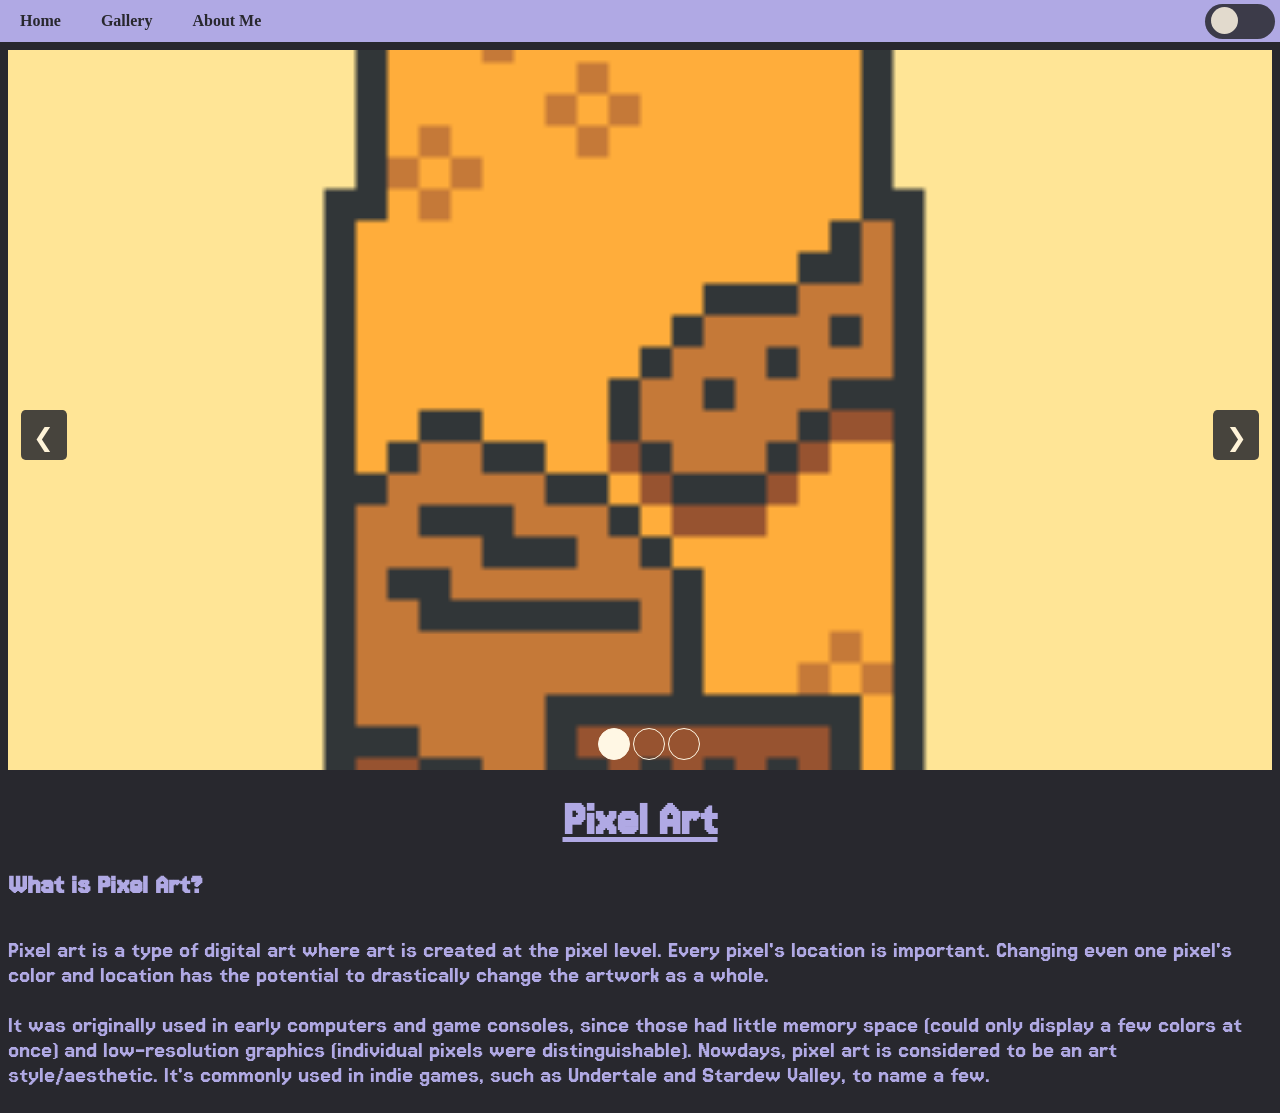
<file: index.html>
<!DOCTYPE html>
<html>
    <head>
        <meta charset="UTF-8" />
        <title>Pixel Art</title>

        <link rel="preconnect" href="https://fonts.googleapis.com">
        <link rel="preconnect" href="https://fonts.gstatic.com" crossorigin>
        <link href="https://fonts.googleapis.com/css2?family=Jersey+15&display=swap" rel="stylesheet">
        
        <link rel="stylesheet" href="style.css">
        <script defer src="script.js"></script>
    </head>
    <body>
        <header>
            <ul>
                <li><a href="index.html">Home</a></li>
                <li><a href="gallery.html">Gallery</a></li>
                <li><a href="about.html">About Me</a></li>
                <li>
                    <button id="colorMode" type="button" onclick="toggleMode()">
                        <button id="circleMode" type="button"></button>
                    </button>
                </li>
            </ul>
        </header>
        
        <div id="imageCarousel">
            <img id="rotatingImage1" class="rotatingImg" src="Images/Juice_Light.png">
            <img id="rotatingImage2" class="rotatingImg" src="Images/Dallies_Exotic.png" style="opacity: 0;">
            <img id="rotatingImage3" class="rotatingImg" src="Images/Dallies_Bubbles.png" style="opacity: 0;">
            <button id="leftButton" type="button" onclick="imageMinus()">❮</button>
            <button id="rightButton" type="button" onclick="imageAdd()">❯</button>
            <div id="pagination">
                <div id="circle1" class="circle" style="background-color: #fff7e4;"></div>
                <div id="circle2" class="circle"></div>
                <div id="circle3" class="circle"></div>
            </div>
        </div>
        <div>
            <h1>Pixel Art</h1>
            <h2>What is Pixel Art?</h2>
            <p>Pixel art is a type of digital art where art is created at
                the pixel level. Every pixel's location is important. Changing 
                even one pixel's color and location has the potential to 
                drastically change the artwork as a whole. 
            </p>
            <p>
                It was originally used in early computers and game consoles, 
                since those had little memory space (could only display a few
                colors at once) and low-resolution graphics (individual pixels
                were distinguishable). Nowdays, pixel art is considered to be an
                art style/aesthetic. It's commonly used in indie games, such as
                Undertale and Stardew Valley, to name a few.
            </p>
        </div>
    </body>
</html>
</file>
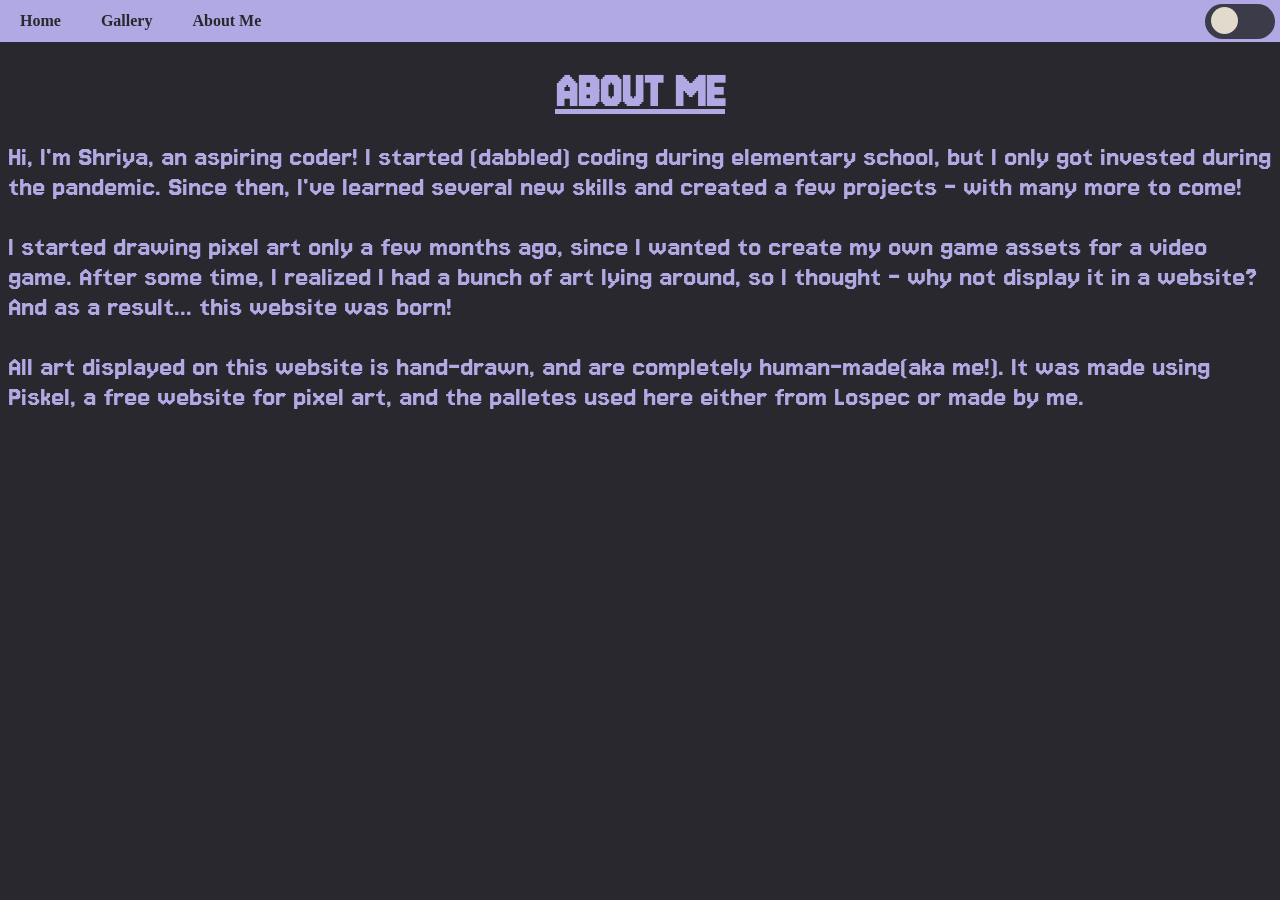
<file: about.html>
<!DOCTYPE html>
<html>
    <head>
        <meta charset="UTF-8" />
        <title>About Me</title>

        <link rel="preconnect" href="https://fonts.googleapis.com">
        <link rel="preconnect" href="https://fonts.gstatic.com" crossorigin>
        <link href="https://fonts.googleapis.com/css2?family=Jersey+15&display=swap" rel="stylesheet">
        
        <link rel="stylesheet" href="style.css">
        <script defer src="script.js"></script>
    </head>
    <body>
        <header>
            <ul>
                <li><a href="index.html">Home</a></li>
                <li><a href="gallery.html">Gallery</a></li>
                <li><a href="about.html">About Me</a></li>
                <li>
                    <button id="colorMode" type="button" onclick="toggleMode()">
                        <button id="circleMode" type="button"></button>
                    </button>
                </li>
            </ul>
        </header>
        
        <h1>ABOUT ME</h1>
        <div>
            <p style="font-size: 30px;">Hi, I'm Shriya, an aspiring coder! I started (dabbled) coding during elementary school, but I 
                only got invested during the pandemic. Since then, I've learned several new skills and 
                created a few projects - with many more to come!
            </p>
                
            <p style="font-size: 30px;">I started drawing pixel art only a few months ago, since I wanted to create my own game assets 
                for a video game. After some time, I realized I had a bunch of art lying around, so I 
                thought - why not display it in a website? And as a result... this website was born!
            </p>

            <p style="font-size: 30px;">
                All art displayed on this website is hand-drawn, and are completely human-made(aka me!). 
                It was made using Piskel, a free website for pixel art, and the palletes used here either 
                from Lospec or made by me.
            </p>
        </div>
    </body>
</html>
</file>
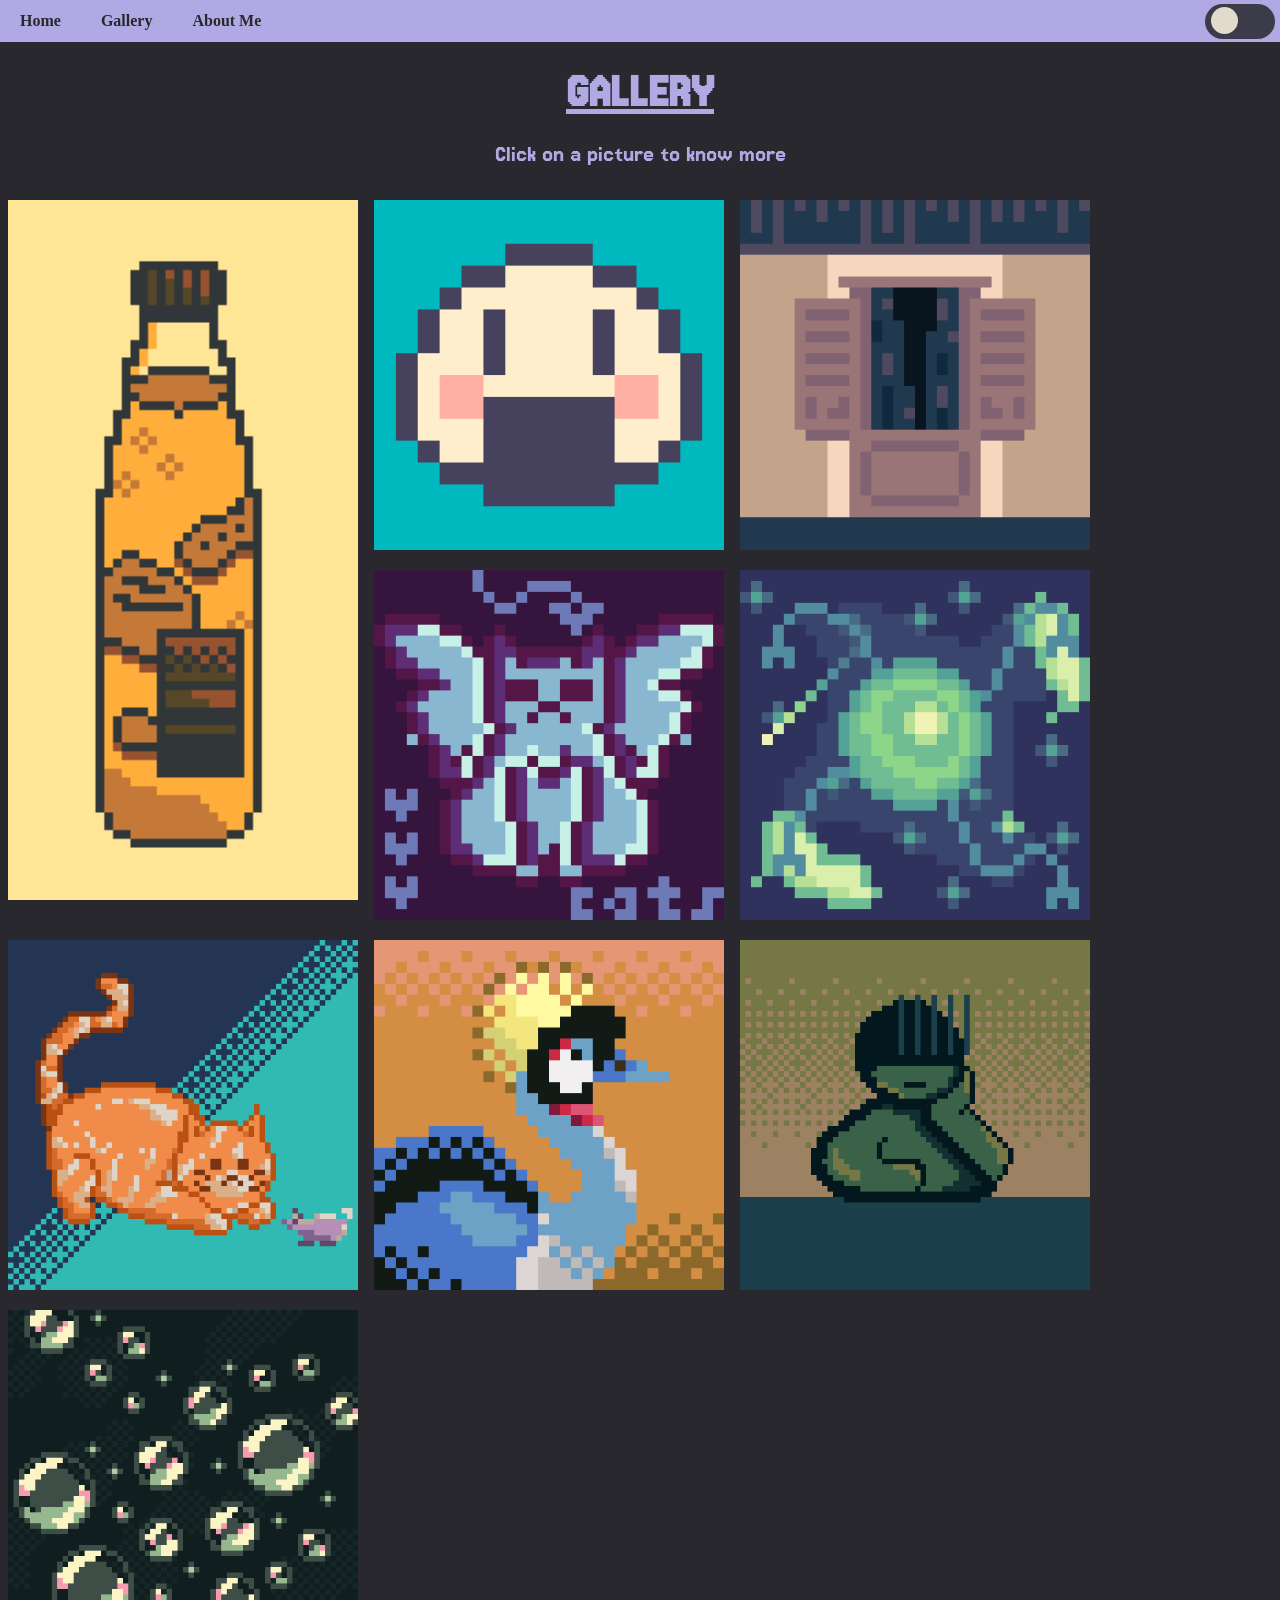
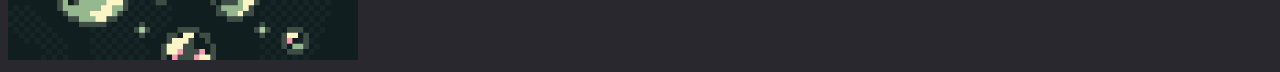
<file: gallery.html>
<!DOCTYPE html>
<html>
    <head>
        <meta charset="UTF-8" />
        <title>Gallery</title>

        <link rel="preconnect" href="https://fonts.googleapis.com">
        <link rel="preconnect" href="https://fonts.gstatic.com" crossorigin>
        <link href="https://fonts.googleapis.com/css2?family=Jersey+15&display=swap" rel="stylesheet">
        
        <link rel="stylesheet" href="style.css">
        <script defer src="script.js"></script>
    </head>
    <body>
        <header>
            <ul>
                <li><a href="index.html">Home</a></li>
                <li><a href="gallery.html">Gallery</a></li>
                <li><a href="about.html">About Me</a></li>
                <li>
                    <button id="colorMode" type="button" onclick="toggleMode()">
                        <button id="circleMode" type="button"></button>
                    </button>
                </li>
            </ul>
        </header>
        
        <h1>GALLERY</h1>
        <div>
            <p style="text-align: center;">Click on a picture to know more</p>
        </div>
        <div class="gallery_box">
            <a href="Image_Descriptions/juice.html">
                <img class="item" src="Images/Juice_Light.png">
            </a>
        </div>
        <div class="gallery_box">
            <a href="Image_Descriptions/onigiri.html">
                <img class="item" src="Images/Onigiri.png">
            </a>
        </div>
        <div class="gallery_box">
            <a href="Image_Descriptions/window.html">
                <img class="item" src="Images/Window.png">
            </a>
        </div>
        <div class="gallery_box">
            <a href="Image_Descriptions/cat.html">
                <img class="item" src="Images/Cat.png">
            </a>
        </div>
        <div class="gallery_box">
            <a href="Image_Descriptions/virus.html">
                <img class="item" src="Images/Dallies_Virus.png">
            </a>
        </div>
        <div class="gallery_box">
            <a href="Image_Descriptions/big.html">
                <img class="item" src="Images/Dallies_Big.png">
            </a>
        </div>
        <div class="gallery_box">
            <a href="Image_Descriptions/exotic.html">
                <img class="item" src="Images/Dallies_Exotic.png">
            </a>
        </div>
        <div class="gallery_box">
            <a href="Image_Descriptions/boredom.html">
                <img class="item" src="Images/Dallies_Boredom.png">
            </a>
        </div>
        <div class="gallery_box">
            <a href="Image_Descriptions/bubbles.html">
                <img class="item" src="Images/Dallies_Bubbles.png">
            </a>
        </div>
    </body>
</html>
</file>
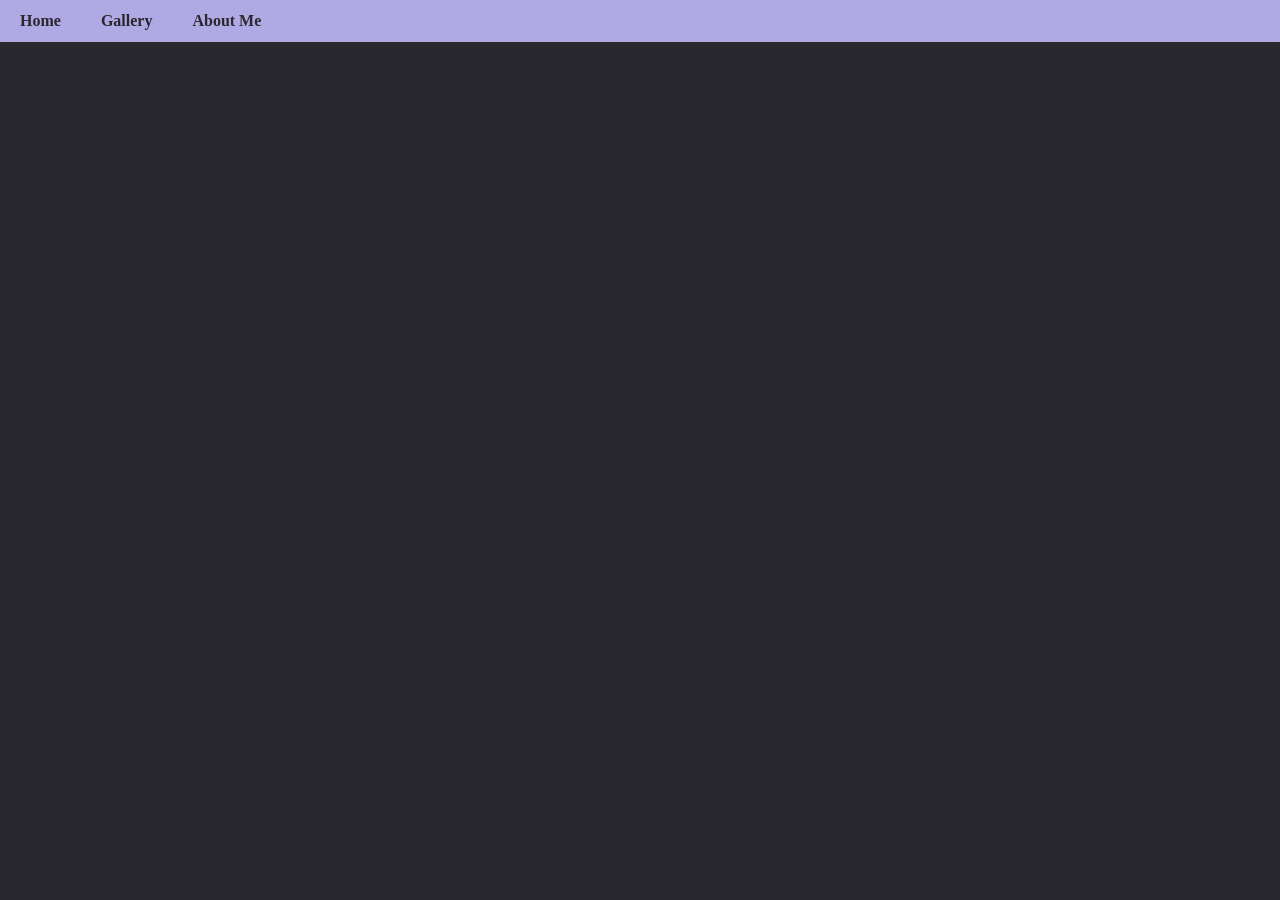
<file: image.html>
<!DOCTYPE html>
<html>
    <head>
        <meta charset="UTF-8" />
        <title>Info</title>

        <link rel="preconnect" href="https://fonts.googleapis.com">
        <link rel="preconnect" href="https://fonts.gstatic.com" crossorigin>
        <link href="https://fonts.googleapis.com/css2?family=Jersey+15&display=swap" rel="stylesheet">
        
        <link rel="stylesheet" href="style.css">
        <script defer src="script.js"></script>
        <ul>
            <li><a href="index.html">Home</a></li>
            <li><a href="gallery.html">Gallery</a></li>
            <li><a href="about.html">About Me</a></li>
        </ul>
    </head>
    <body onload="setPage()">
        <img id="dependImage">
    </body>
</html>
</file>
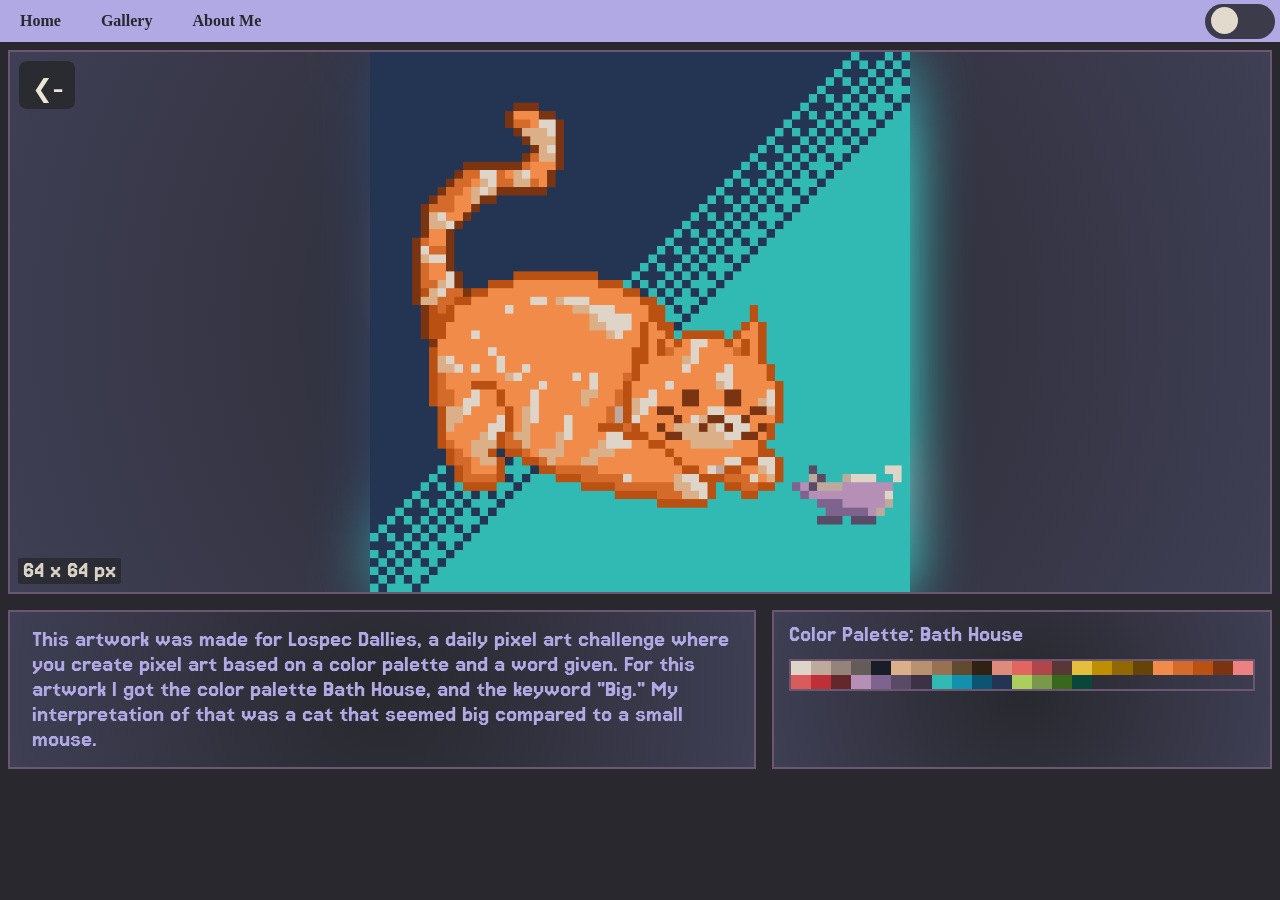
<file: Image_Descriptions/big.html>
<!DOCTYPE html>
<html>
    <head>
        <meta charset="UTF-8" />
        <title>Cat vs Mouse</title>

        <link rel="preconnect" href="https://fonts.googleapis.com">
        <link rel="preconnect" href="https://fonts.gstatic.com" crossorigin>
        <link href="https://fonts.googleapis.com/css2?family=Jersey+15&display=swap" rel="stylesheet">
        
        <link rel="stylesheet" href="../style.css">
        <script defer src="../script.js"></script>
    </head>
    <body>
        <header>
            <ul>
                <li><a href="../index.html">Home</a></li>
                <li><a href="../gallery.html">Gallery</a></li>
                <li><a href="../about.html">About Me</a></li>
                <li>
                    <button id="colorMode" type="button" onclick="toggleMode()">
                        <button id="circleMode" type="button"></button>
                    </button>
                </li>
            </ul>
        </header>
        
        <div class="image_display_box">
            <a class="back_button" href="../gallery.html">❮-</a>
            <div class="size_display_box">
                <p class="image_size">64 x 64 px</p>
            </div>
            <img class="image_display" src="../Images/Dallies_Big.png">
            <img class="glow-image" src="../Images/Dallies_Big.png">
        </div>

        <div class="outsideContainer">
            <div id="left_div" class="container">
                <p class="container_element">This artwork was made for Lospec
                    Dallies, a daily pixel art challenge where you create pixel 
                    art based on a color palette and a word given. For this artwork
                    I got the color palette Bath House, and the keyword "Big."
                    My interpretation of that was a cat that seemed big compared 
                    to a small mouse.
                </p>
            </div>
            <div id="right_div" class="container">
                <p class="container_element">Color Palette: Bath House</p>
                <div class="pallete">
                    <div class="color" style="background-color: #ded4c8;"></div>
                    <div class="color" style="background-color: #beaa9c;"></div>
                    <div class="color" style="background-color: #94837a;"></div>
                    <div class="color" style="background-color: #645c59;"></div>
                    <div class="color" style="background-color: #181e28;"></div>

                    <div class="color" style="background-color: #dbaf88;"></div>
                    <div class="color" style="background-color: #b8926f;"></div>
                    <div class="color" style="background-color: #987052;"></div>
                    <div class="color" style="background-color: #624a30;"></div>
                    <div class="color" style="background-color: #2f2114;"></div>

                    <div class="color" style="background-color: #df8b79;"></div>
                    <div class="color" style="background-color: #e26560;"></div>
                    <div class="color" style="background-color: #b0454c;"></div>
                    <div class="color" style="background-color: #5b3636;"></div>

                    <div class="color" style="background-color: #e5be3e;"></div>
                    <div class="color" style="background-color: #be8e03;"></div>
                    <div class="color" style="background-color: #916803;"></div>
                    <div class="color" style="background-color: #644507;"></div>

                    <div class="color" style="background-color: #f18b49;"></div>
                    <div class="color" style="background-color: #d46b2b;"></div>
                    <div class="color" style="background-color: #ba5113;"></div>
                    <div class="color" style="background-color: #7a3412;"></div>

                    <div class="color" style="background-color: #eb8281;"></div>
                    <div class="color" style="background-color: #d95b5b;"></div>
                    <div class="color" style="background-color: #bf2f37;"></div>
                    <div class="color" style="background-color: #64272c;"></div>

                    <div class="color" style="background-color: #b58fb6;"></div>
                    <div class="color" style="background-color: #7e638e;"></div>
                    <div class="color" style="background-color: #594a66;"></div>
                    <div class="color" style="background-color: #3c3145;"></div>
                    
                    <div class="color" style="background-color: #30bab3;"></div>
                    <div class="color" style="background-color: #1390ac;"></div>
                    <div class="color" style="background-color: #0b5472;"></div>
                    <div class="color" style="background-color: #233552;"></div>

                    <div class="color" style="background-color: #abcf5f;"></div>
                    <div class="color" style="background-color: #789949;"></div>
                    <div class="color" style="background-color: #39681d;"></div>
                    <div class="color" style="background-color: #084739;"></div>
                </div>
            </div>
        </div>
    </body>
</html>
</file>
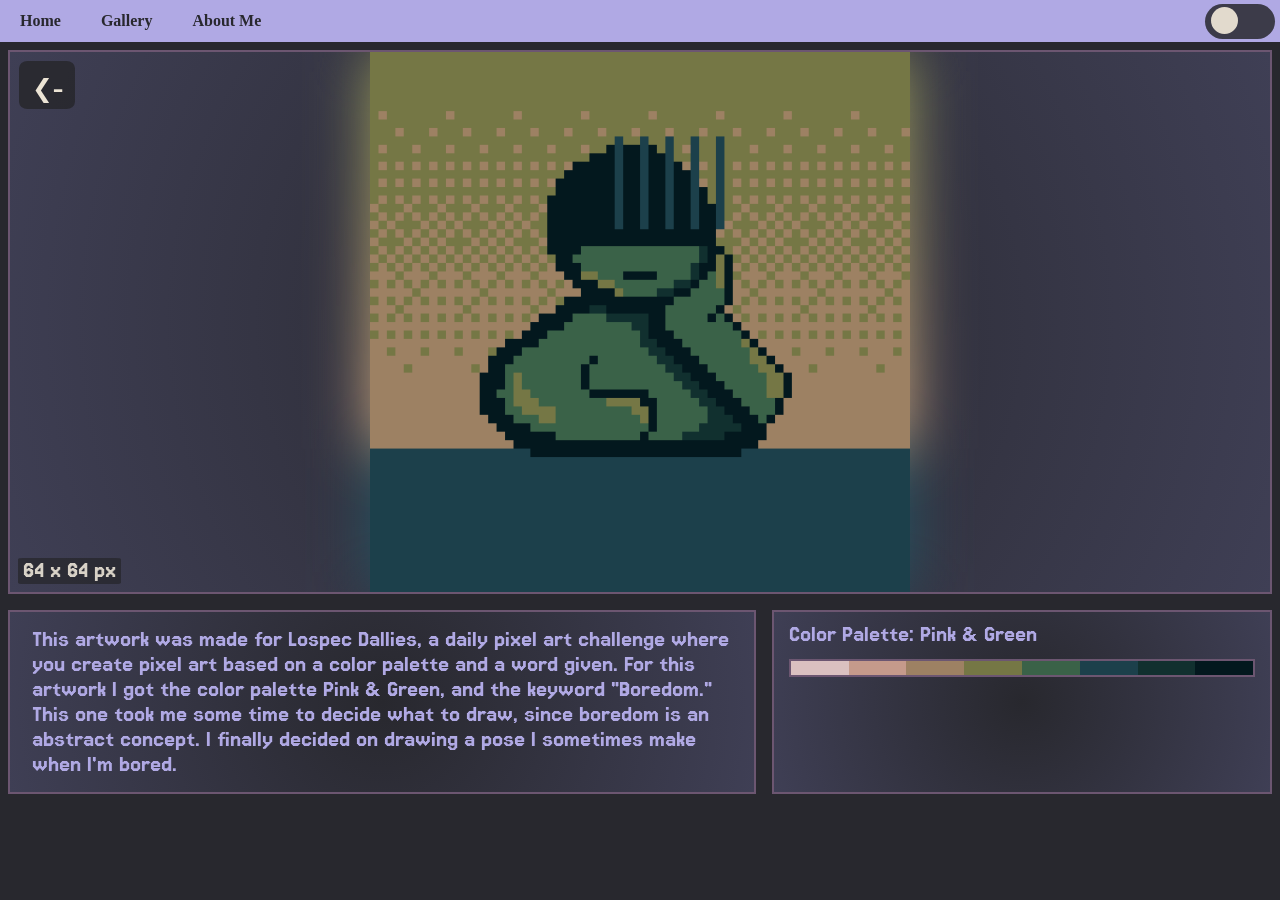
<file: Image_Descriptions/boredom.html>
<!DOCTYPE html>
<html>
    <head>
        <meta charset="UTF-8" />
        <title>Boredom</title>

        <link rel="preconnect" href="https://fonts.googleapis.com">
        <link rel="preconnect" href="https://fonts.gstatic.com" crossorigin>
        <link href="https://fonts.googleapis.com/css2?family=Jersey+15&display=swap" rel="stylesheet">
        
        <link rel="stylesheet" href="../style.css">
        <script defer src="../script.js"></script>
    </head>
    <body>
        <header>
            <ul>
                <li><a href="../index.html">Home</a></li>
                <li><a href="../gallery.html">Gallery</a></li>
                <li><a href="../about.html">About Me</a></li>
                <li>
                    <button id="colorMode" type="button" onclick="toggleMode()">
                        <button id="circleMode" type="button"></button>
                    </button>
                </li>
            </ul>
        </header>
        
        <div class="image_display_box">
            <a class="back_button" href="../gallery.html">❮-</a>
            <div class="size_display_box">
                <p class="image_size">64 x 64 px</p>
            </div>
            <img class="image_display" src="../Images/Dallies_Boredom.png">
            <img class="glow-image" src="../Images/Dallies_Boredom.png">
        </div>

        <div class="outsideContainer">
            <div id="left_div" class="container">
                <p class="container_element">This artwork was made for Lospec
                    Dallies, a daily pixel art challenge where you create pixel 
                    art based on a color palette and a word given. For this artwork
                    I got the color palette Pink & Green, and the keyword "Boredom." 
                    This one took me some time to decide what to draw, since boredom 
                    is an abstract concept. I finally decided on drawing a pose I 
                    sometimes make when I'm bored.
                </p>
            </div>
            <div id="right_div" class="container">
                <p class="container_element">Color Palette: Pink & Green</p>
                <div class="pallete">
                    <div class="color" style="background-color: #dac0c0;"></div>
                    <div class="color" style="background-color: #c59a8b;"></div>
                    <div class="color" style="background-color: #9d8163;"></div>

                    <div class="color" style="background-color: #757745;"></div>
                    <div class="color" style="background-color: #3a6248;"></div>

                    <div class="color" style="background-color: #1c404b;"></div>
                    <div class="color" style="background-color: #11302f;"></div>
                    <div class="color" style="background-color: #03181e;"></div>
                </div>
            </div>
        </div>
    </body>
</html>
</file>
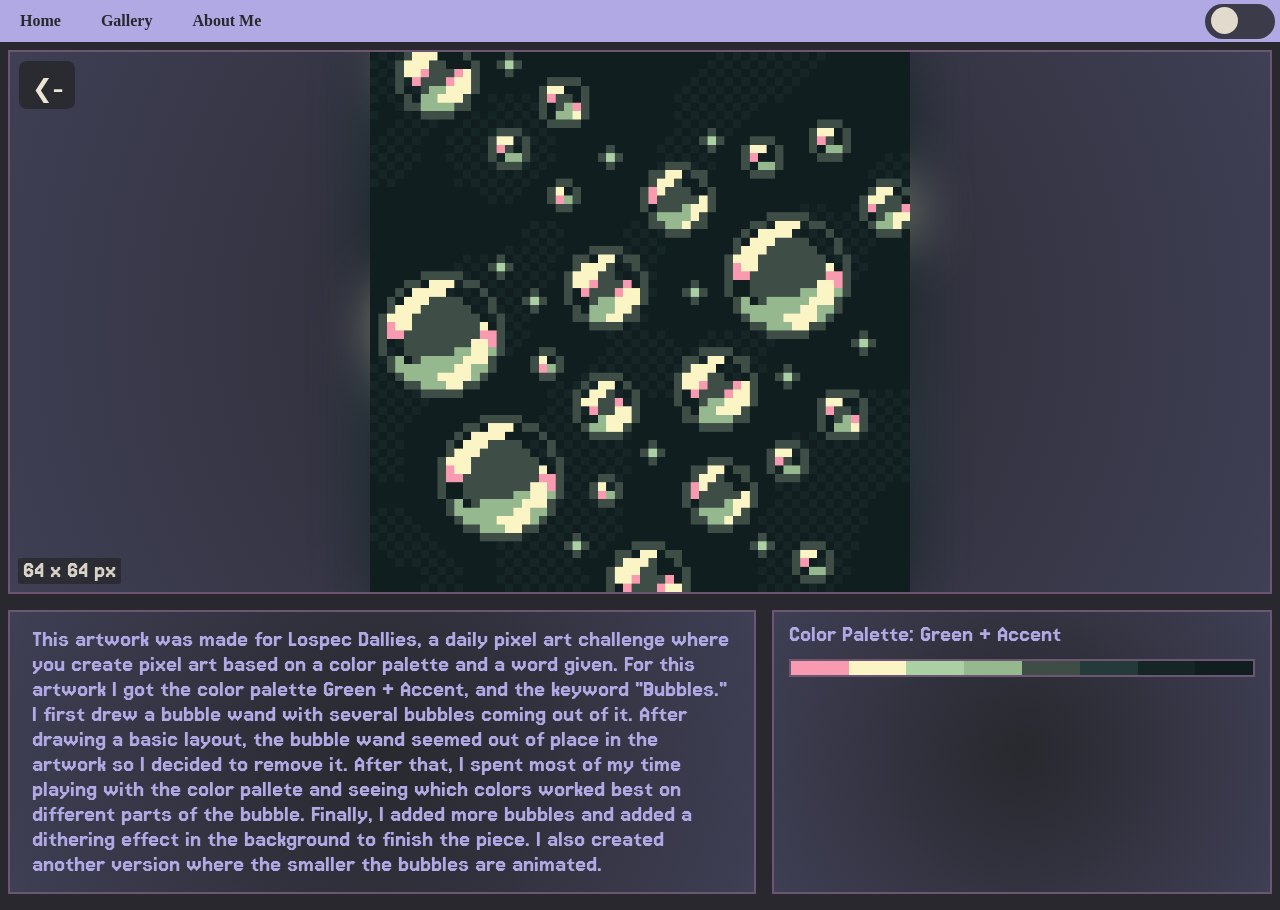
<file: Image_Descriptions/bubbles.html>
<!DOCTYPE html>
<html>
    <head>
        <meta charset="UTF-8" />
        <title>Bubbles</title>

        <link rel="preconnect" href="https://fonts.googleapis.com">
        <link rel="preconnect" href="https://fonts.gstatic.com" crossorigin>
        <link href="https://fonts.googleapis.com/css2?family=Jersey+15&display=swap" rel="stylesheet">
        
        <link rel="stylesheet" href="../style.css">
        <script defer src="../script.js"></script>
    </head>
    <body>
        <header>
            <ul>
                <li><a href="../index.html">Home</a></li>
                <li><a href="../gallery.html">Gallery</a></li>
                <li><a href="../about.html">About Me</a></li>
                <li>
                    <button id="colorMode" type="button" onclick="toggleMode()">
                        <button id="circleMode" type="button"></button>
                    </button>
                </li>
            </ul>
        </header>
        
        <div class="image_display_box">
            <a class="back_button" href="../gallery.html">❮-</a>
            <div class="size_display_box">
                <p class="image_size">64 x 64 px</p>
            </div>
            <img class="image_display" src="../Images/Dallies_Bubbles.png">
            <img class="glow-image" src="../Images/Dallies_Bubbles.png">
        </div>

        <div class="outsideContainer">
            <div id="left_div" class="container">
                <p class="container_element">This artwork was made for Lospec
                    Dallies, a daily pixel art challenge where you create pixel 
                    art based on a color palette and a word given. For this artwork
                    I got the color palette Green + Accent, and the keyword "Bubbles."
                    I first drew a bubble wand with several bubbles coming
                    out of it. After drawing a basic layout, the bubble wand seemed
                    out of place in the artwork so I decided to remove it. After that, 
                    I spent most of my time playing with the color pallete and seeing 
                    which colors worked best on different parts of the bubble. Finally,
                    I added more bubbles and added a dithering effect in the background
                    to finish the piece. I also created another version where the smaller 
                    the bubbles are animated. 
                </p>
            </div>
            <div id="right_div" class="container">
                <p class="container_element">Color Palette: Green + Accent</p>
                <div class="pallete">
                    <div class="color" style="background-color: #f89bb0;"></div>
                    <div class="color" style="background-color: #fbf4c4;"></div>
                    <div class="color" style="background-color: #aad0a3;"></div>
                    <div class="color" style="background-color: #95b88f;"></div>
                    <div class="color" style="background-color: #3e4e47;"></div>
                    <div class="color" style="background-color: #253a3a;"></div>
                    <div class="color" style="background-color: #162627;"></div>
                    <div class="color" style="background-color: #111e1f;"></div>
                </div>
            </div>
        </div>
    </body>
</html>
</file>
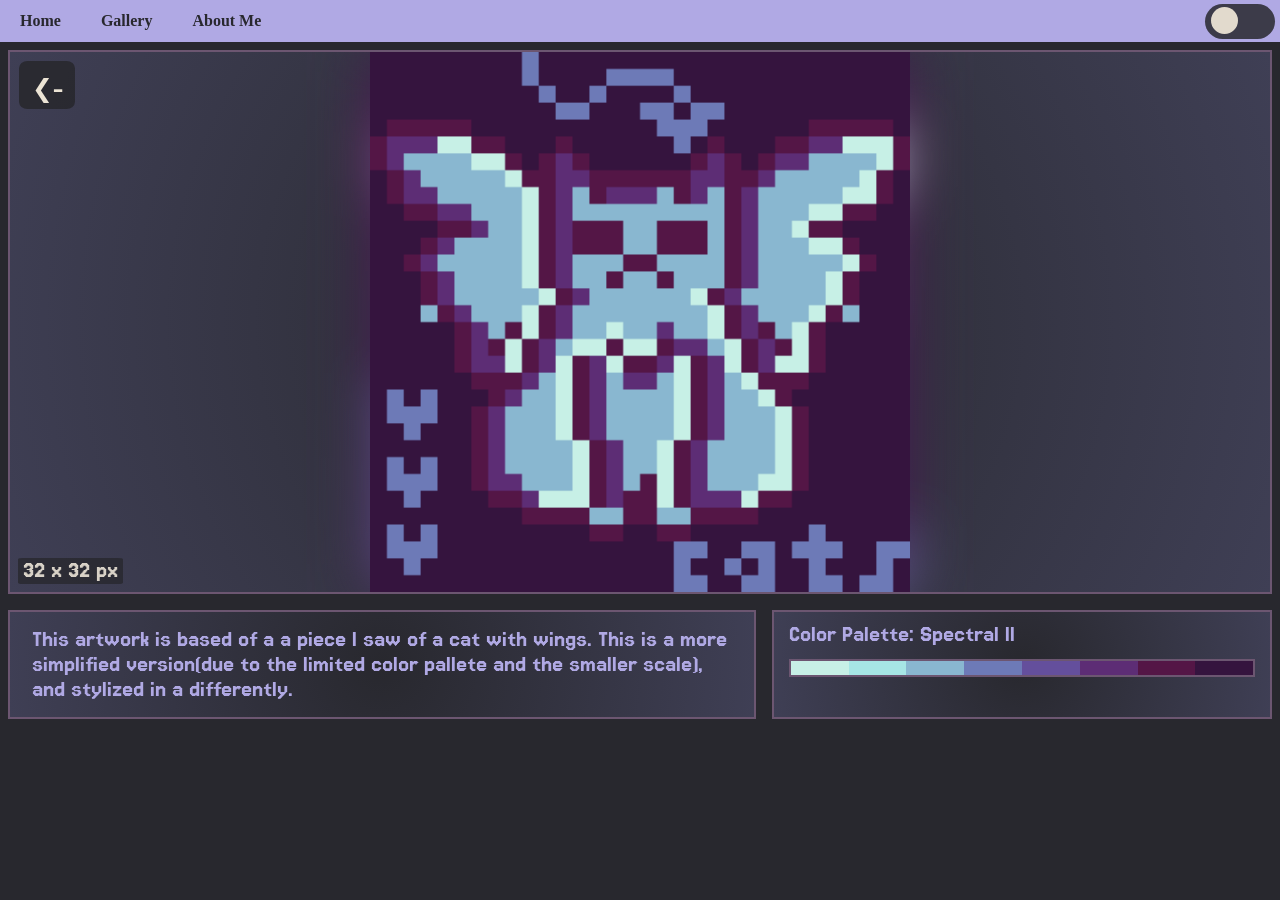
<file: Image_Descriptions/cat.html>
<!DOCTYPE html>
<html>
    <head>
        <meta charset="UTF-8" />
        <title>Juice</title>

        <link rel="preconnect" href="https://fonts.googleapis.com">
        <link rel="preconnect" href="https://fonts.gstatic.com" crossorigin>
        <link href="https://fonts.googleapis.com/css2?family=Jersey+15&display=swap" rel="stylesheet">
        
        <link rel="stylesheet" href="../style.css">
        <script defer src="../script.js"></script>
    </head>
    <body>
        <header>
            <ul>
                <li><a href="../index.html">Home</a></li>
                <li><a href="../gallery.html">Gallery</a></li>
                <li><a href="../about.html">About Me</a></li>
                <li>
                    <button id="colorMode" type="button" onclick="toggleMode()">
                        <button id="circleMode" type="button"></button>
                    </button>
                </li>
            </ul>
        </header>
        
        <div class="image_display_box">
            <a class="back_button" href="../gallery.html">❮-</a>
            <div class="size_display_box">
                <p class="image_size">32 x 32 px</p>
            </div>
            <img class="image_display" src="../Images/Cat.png">
            <img class="glow-image" src="../Images/Cat.png">
        </div>

        <div class="outsideContainer">
            <div id="left_div" class="container">
                <p class="container_element">This artwork is based of a a piece
                I saw of a cat with wings. This is a more simplified version(due 
                to the limited color pallete and the smaller scale), and stylized
                in a differently.
                </p>
            </div>
            <div id="right_div" class="container">
                <p class="container_element">Color Palette: Spectral II</p>
                <div class="pallete">
                    <div class="color" style="background-color: #c7f0e6;"></div>
                    <div class="color" style="background-color: #a6e6e5;"></div>
                    <div class="color" style="background-color: #89b7d0;"></div>
                    <div class="color" style="background-color: #6d7ab7;"></div>
                    <div class="color" style="background-color: #644f9c;"></div>
                    <div class="color" style="background-color: #5d2d75;"></div>
                    <div class="color" style="background-color: #541646;"></div>
                    <div class="color" style="background-color: #35143e;"></div>
                </div>
            </div>
        </div>
    </body>
</html>
</file>
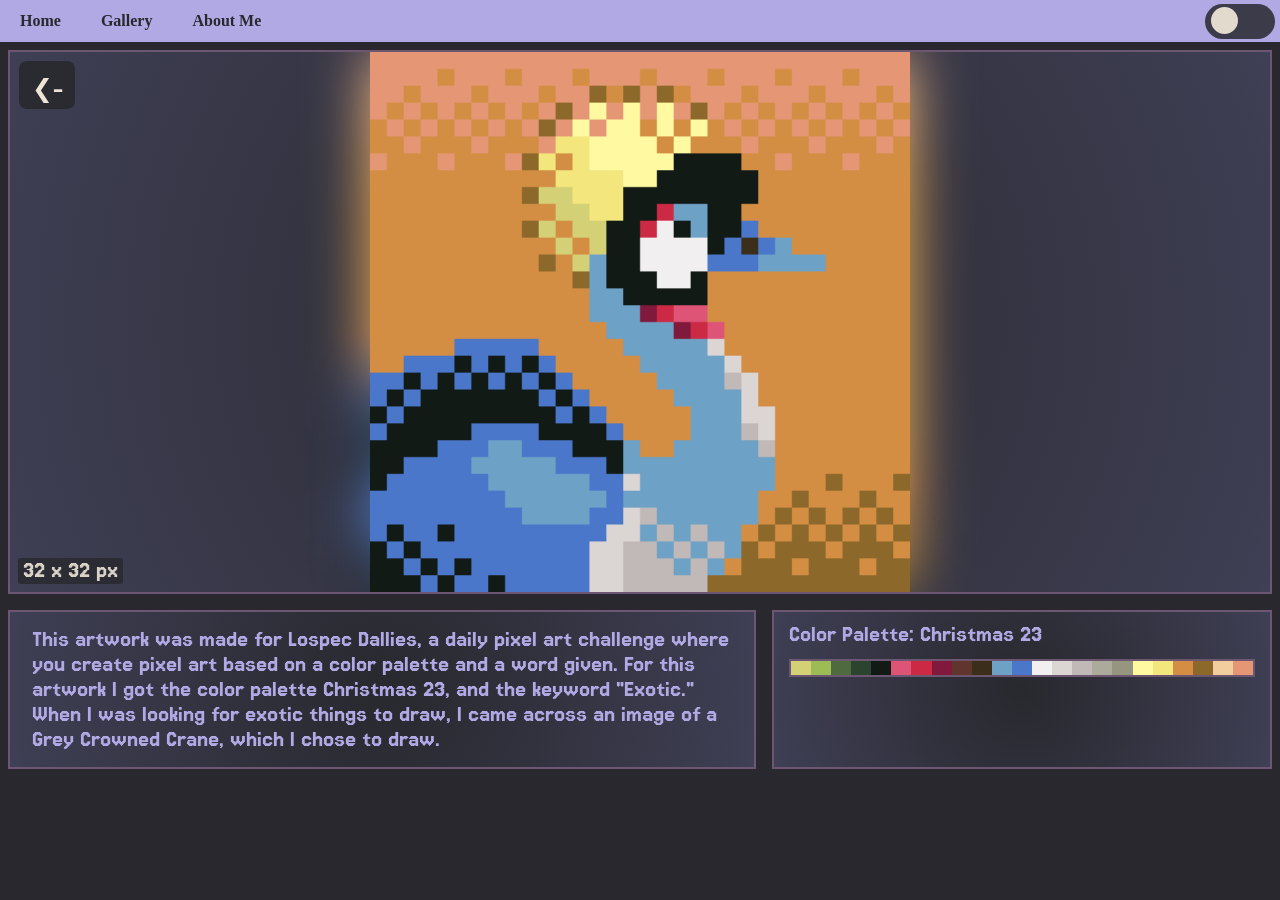
<file: Image_Descriptions/exotic.html>
<!DOCTYPE html>
<html>
    <head>
        <meta charset="UTF-8" />
        <title>Exotic Bird</title>

        <link rel="preconnect" href="https://fonts.googleapis.com">
        <link rel="preconnect" href="https://fonts.gstatic.com" crossorigin>
        <link href="https://fonts.googleapis.com/css2?family=Jersey+15&display=swap" rel="stylesheet">
        
        <link rel="stylesheet" href="../style.css">
        <script defer src="../script.js"></script>
    </head>
    <body>
        <header>
            <ul>
                <li><a href="../index.html">Home</a></li>
                <li><a href="../gallery.html">Gallery</a></li>
                <li><a href="../about.html">About Me</a></li>
                <li>
                    <button id="colorMode" type="button" onclick="toggleMode()">
                        <button id="circleMode" type="button"></button>
                    </button>
                </li>
            </ul>
        </header>
        
        <div class="image_display_box">
            <a class="back_button" href="../gallery.html">❮-</a>
            <div class="size_display_box">
                <p class="image_size">32 x 32 px</p>
            </div>
            <img class="image_display" src="../Images/Dallies_Exotic.png">
            <img class="glow-image" src="../Images/Dallies_Exotic.png">
        </div>

        <div class="outsideContainer">
            <div id="left_div" class="container">
                <p class="container_element">This artwork was made for Lospec
                    Dallies, a daily pixel art challenge where you create pixel 
                    art based on a color palette and a word given. For this artwork
                    I got the color palette Christmas 23, and the keyword "Exotic." 
                    When I was looking for exotic things to draw, I came across an 
                    image of a Grey Crowned Crane, which I chose to draw.
                </p>
            </div>
            <div id="right_div" class="container">
                <p class="container_element">Color Palette: Christmas 23</p>
                <div class="pallete">
                    <div class="color" style="background-color: #d3d075;"></div>
                    <div class="color" style="background-color: #9dbc55;"></div>
                    <div class="color" style="background-color: #506a40;"></div>
                    <div class="color" style="background-color: #2a442f;"></div>
                    <div class="color" style="background-color: #121a16;"></div>

                    <div class="color" style="background-color: #dd5477;"></div>
                    <div class="color" style="background-color: #cc2944;"></div>
                    <div class="color" style="background-color: #80193b;"></div>

                    <div class="color" style="background-color: #60352e;"></div>
                    <div class="color" style="background-color: #3b2f1c;"></div>

                    <div class="color" style="background-color: #6ea1c6;"></div>
                    <div class="color" style="background-color: #4a77c9;"></div>

                    <div class="color" style="background-color: #f1efef;"></div>
                    <div class="color" style="background-color: #dbd5d3;"></div>
                    <div class="color" style="background-color: #c0b9b7;"></div>

                    <div class="color" style="background-color: #acaa9b;"></div>
                    <div class="color" style="background-color: #969580;"></div>

                    <div class="color" style="background-color: #fff9a1;"></div>
                    <div class="color" style="background-color: #f3e67d;"></div>

                    <div class="color" style="background-color: #d38e44;"></div>
                    <div class="color" style="background-color: #8c692a;"></div>

                    <div class="color" style="background-color: #f2ce9e;"></div>
                    <div class="color" style="background-color: #e59775;"></div>
                </div>
            </div>
        </div>
    </body>
</html>
</file>
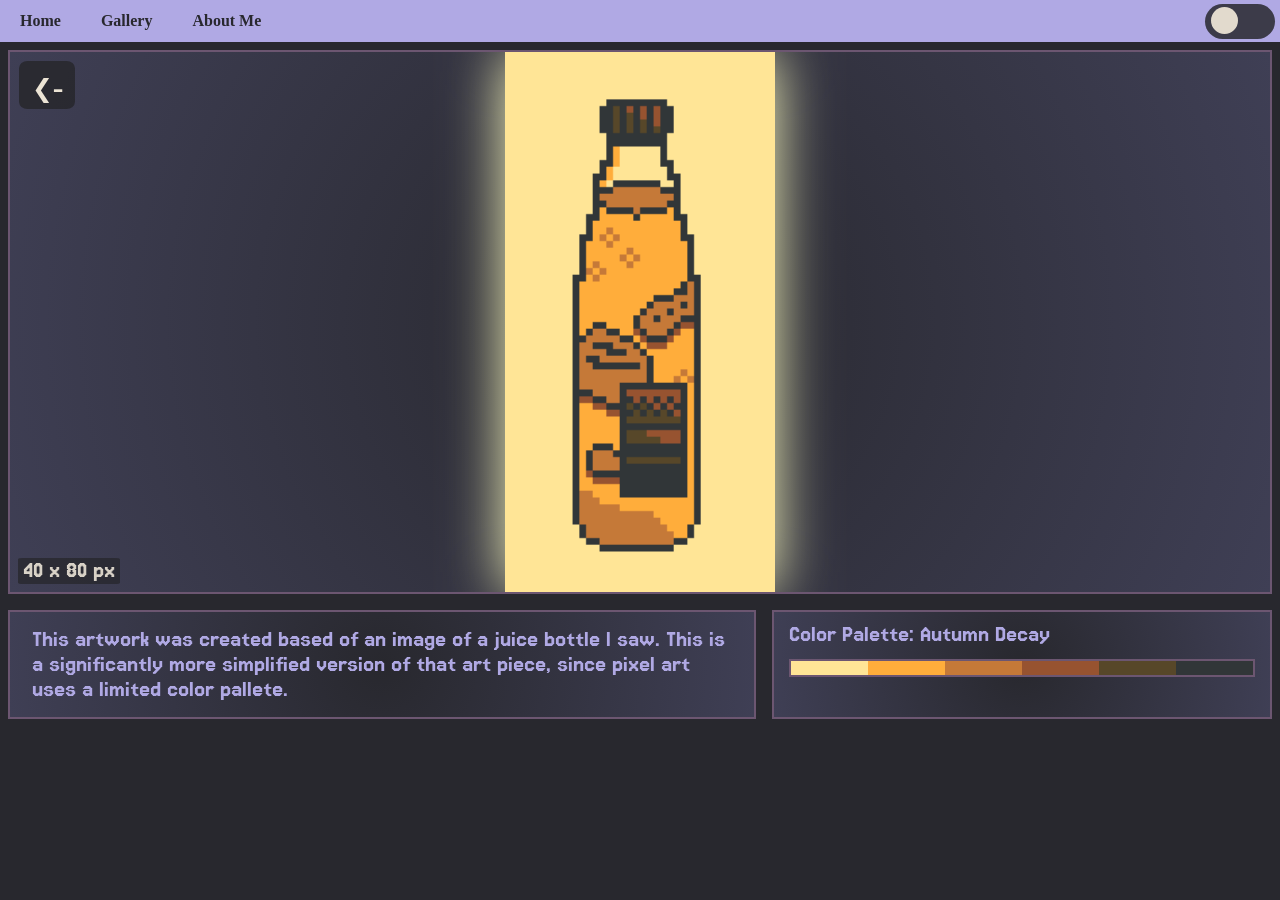
<file: Image_Descriptions/juice.html>
<!DOCTYPE html>
<html>
    <head>
        <meta charset="UTF-8" />
        <title>Juice</title>

        <link rel="preconnect" href="https://fonts.googleapis.com">
        <link rel="preconnect" href="https://fonts.gstatic.com" crossorigin>
        <link href="https://fonts.googleapis.com/css2?family=Jersey+15&display=swap" rel="stylesheet">
        
        <link rel="stylesheet" href="../style.css">
        <script defer src="../script.js"></script>
    </head>
    <body>
        <header>
            <ul>
                <li><a href="../index.html">Home</a></li>
                <li><a href="../gallery.html">Gallery</a></li>
                <li><a href="../about.html">About Me</a></li>
                <li>
                    <button id="colorMode" type="button" onclick="toggleMode()">
                        <button id="circleMode" type="button"></button>
                    </button>
                </li>
            </ul>
        </header>
        
        <div class="image_display_box">
            <a class="back_button" href="../gallery.html">❮-</a>
            <div class="size_display_box">
                <p class="image_size">40 x 80 px</p>
            </div>
            <img class="image_display" src="../Images/Juice_Light.png">
            <img class="glow-image" src="../Images/Juice_Light.png">
        </div>

        <div class="outsideContainer">
            <div id="left_div" class="container">
                <p class="container_element">This artwork was created based of an
                    image of a juice bottle I saw. This is a significantly more 
                    simplified version of that art piece, since pixel art uses a 
                    limited color pallete.
                </p>
            </div>
            <div id="right_div" class="container">
                <p class="container_element">Color Palette: Autumn Decay</p>
                <div class="pallete">
                    <div class="color" style="background-color: #ffe596;"></div>
                    <div class="color" style="background-color: #ffad3b;"></div>
                    <div class="color" style="background-color: #c57938;"></div>
                    <div class="color" style="background-color: #975330;"></div>
                    <div class="color" style="background-color: #574729;"></div>
                    <div class="color" style="background-color: #313638;"></div>
                </div>
            </div>
        </div>
    </body>
</html>
</file>
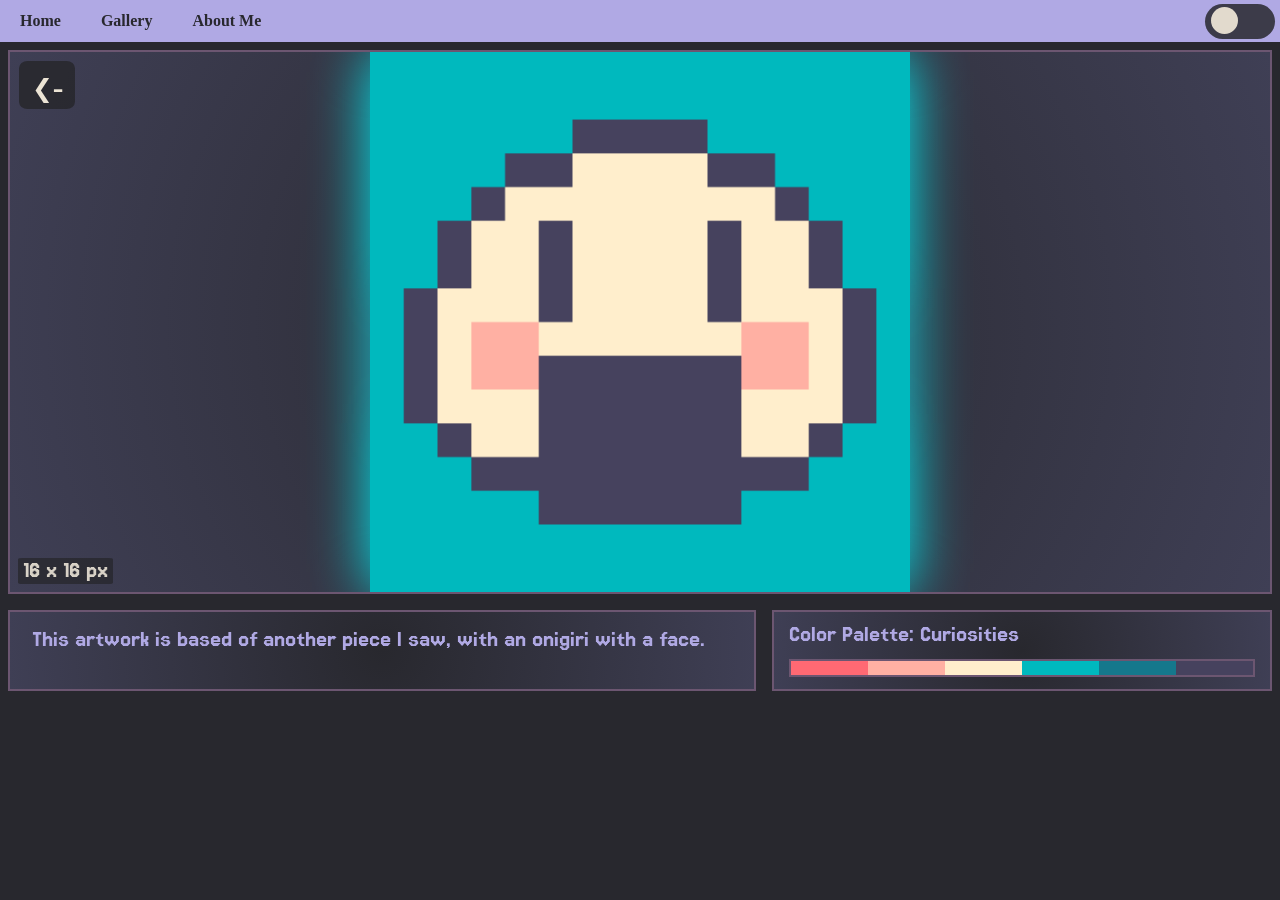
<file: Image_Descriptions/onigiri.html>
<!DOCTYPE html>
<html>
    <head>
        <meta charset="UTF-8" />
        <title>Onigiri</title>

        <link rel="preconnect" href="https://fonts.googleapis.com">
        <link rel="preconnect" href="https://fonts.gstatic.com" crossorigin>
        <link href="https://fonts.googleapis.com/css2?family=Jersey+15&display=swap" rel="stylesheet">
        
        <link rel="stylesheet" href="../style.css">
        <script defer src="../script.js"></script>
    </head>
    <body>
        <header>
            <ul>
                <li><a href="../index.html">Home</a></li>
                <li><a href="../gallery.html">Gallery</a></li>
                <li><a href="../about.html">About Me</a></li>
                <li>
                    <button id="colorMode" type="button" onclick="toggleMode()">
                        <button id="circleMode" type="button"></button>
                    </button>
                </li>
            </ul>
        </header>
        
        <div class="image_display_box">
            <a class="back_button" href="../gallery.html">❮-</a>
            <div class="size_display_box">
                <p class="image_size">16 x 16 px</p>
            </div>
            <img class="image_display" src="../Images/Onigiri.png">
            <img class="glow-image" src="../Images/Onigiri.png">
        </div>

        <div class="outsideContainer">
            <div id="left_div" class="container">
                <p class="container_element">This artwork is based of another piece
                I saw, with an onigiri with a face.
                </p>
            </div>
            <div id="right_div" class="container">
                <p class="container_element">Color Palette: Curiosities</p>
                <div class="pallete">
                    <div class="color" style="background-color: #ff6973;"></div>
                    <div class="color" style="background-color: #ffb0a3;"></div>
                    <div class="color" style="background-color: #ffeecc;"></div>
                    <div class="color" style="background-color: #00b9be;"></div>
                    <div class="color" style="background-color: #15788c;"></div>
                    <div class="color" style="background-color: #46425e;"></div>
                </div>
            </div>
        </div>
    </body>
</html>
</file>
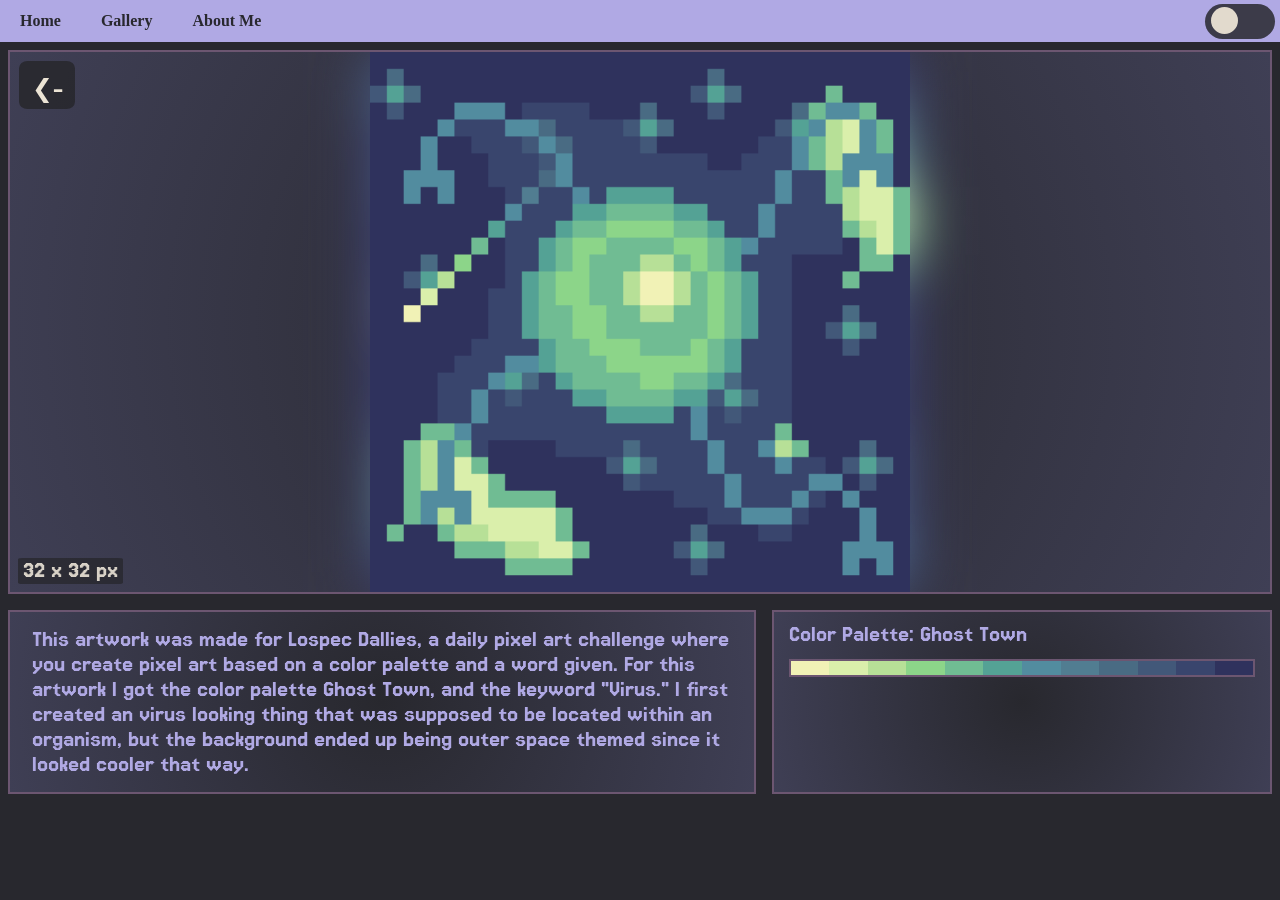
<file: Image_Descriptions/virus.html>
<!DOCTYPE html>
<html>
    <head>
        <meta charset="UTF-8" />
        <title>Alien Virus</title>

        <link rel="preconnect" href="https://fonts.googleapis.com">
        <link rel="preconnect" href="https://fonts.gstatic.com" crossorigin>
        <link href="https://fonts.googleapis.com/css2?family=Jersey+15&display=swap" rel="stylesheet">
        
        <link rel="stylesheet" href="../style.css">
        <script defer src="../script.js"></script>
    </head>
    <body>
        <header>
            <ul>
                <li><a href="../index.html">Home</a></li>
                <li><a href="../gallery.html">Gallery</a></li>
                <li><a href="../about.html">About Me</a></li>
                <li>
                    <button id="colorMode" type="button" onclick="toggleMode()">
                        <button id="circleMode" type="button"></button>
                    </button>
                </li>
            </ul>
        </header>
        
        <div class="image_display_box">
            <a class="back_button" href="../gallery.html">❮-</a>
            <div class="size_display_box">
                <p class="image_size">32 x 32 px</p>
            </div>
            <img class="image_display" src="../Images/Dallies_Virus.png">
            <img class="glow-image" src="../Images/Dallies_Virus.png">
        </div>

        <div class="outsideContainer">
            <div id="left_div" class="container">
                <p class="container_element">This artwork was made for Lospec
                    Dallies, a daily pixel art challenge where you create pixel 
                    art based on a color palette and a word given. For this artwork
                    I got the color palette Ghost Town, and the keyword "Virus." 
                    I first created an virus looking thing that was supposed to be 
                    located within an organism, but the background ended up being 
                    outer space themed since it looked cooler that way.
                </p>
            </div>
            <div id="right_div" class="container">
                <p class="container_element">Color Palette: Ghost Town</p>
                <div class="pallete">
                    <div class="color" style="background-color: #f1f2b6;"></div>
                    <div class="color" style="background-color: #daefab;"></div>
                    <div class="color" style="background-color: #b7e097;"></div>
                    <div class="color" style="background-color: #8cd589;"></div>
                    <div class="color" style="background-color: #70bc93;"></div>
                    <div class="color" style="background-color: #54a295;"></div>
                    <div class="color" style="background-color: #528c9f;"></div>
                    <div class="color" style="background-color: #517d91;"></div>
                    <div class="color" style="background-color: #496b83;"></div>
                    <div class="color" style="background-color: #425879;"></div>
                    <div class="color" style="background-color: #39456d;"></div>
                    <div class="color" style="background-color: #2f325d;"></div>
                </div>
            </div>
        </div>
    </body>
</html>
</file>
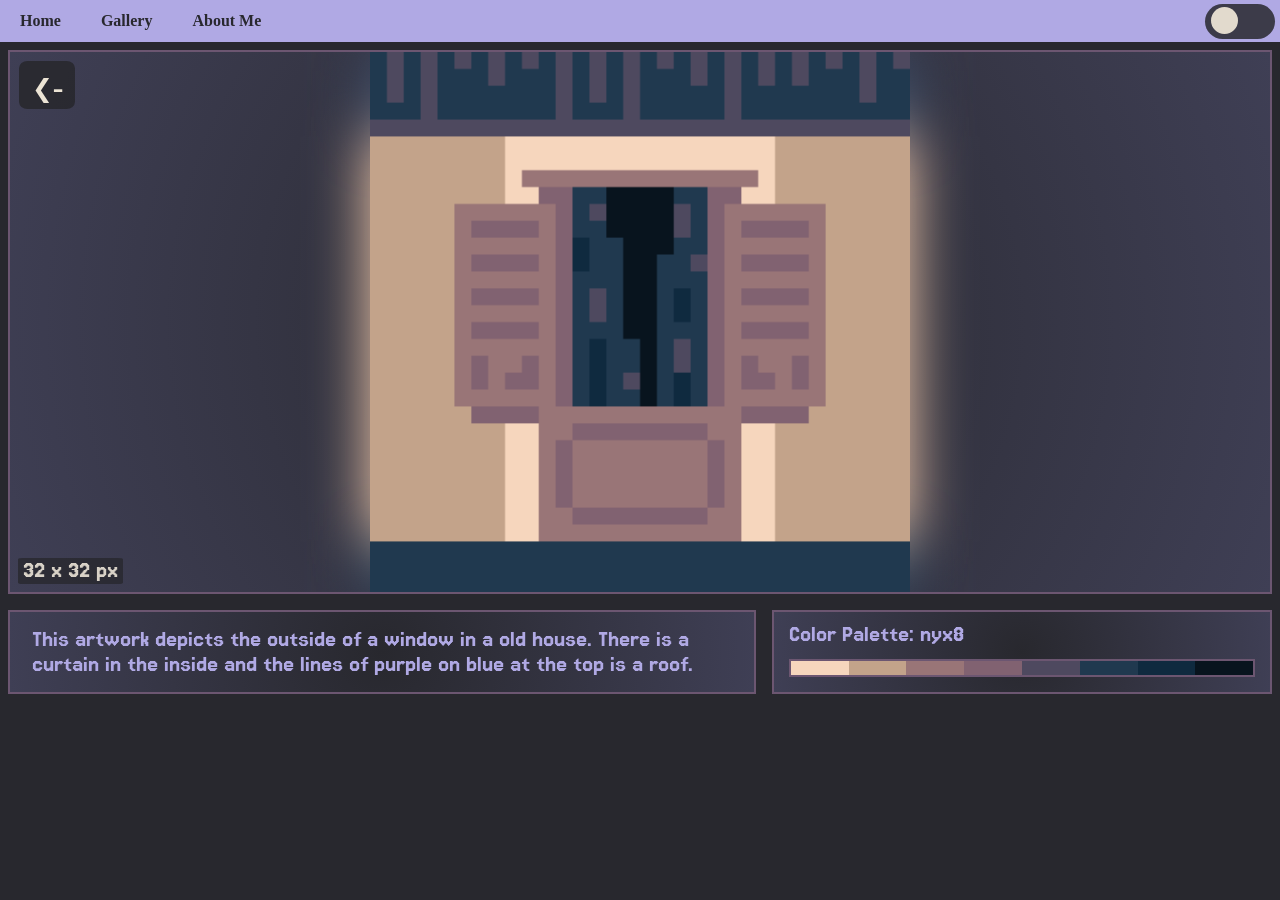
<file: Image_Descriptions/window.html>
<!DOCTYPE html>
<html>
    <head>
        <meta charset="UTF-8" />
        <title>Window</title>

        <link rel="preconnect" href="https://fonts.googleapis.com">
        <link rel="preconnect" href="https://fonts.gstatic.com" crossorigin>
        <link href="https://fonts.googleapis.com/css2?family=Jersey+15&display=swap" rel="stylesheet">
        
        <link rel="stylesheet" href="../style.css">
        <script defer src="../script.js"></script>
    </head>
    <body>
        <header>
            <ul>
                <li><a href="../index.html">Home</a></li>
                <li><a href="../gallery.html">Gallery</a></li>
                <li><a href="../about.html">About Me</a></li>
                <li>
                    <button id="colorMode" type="button" onclick="toggleMode()">
                        <button id="circleMode" type="button"></button>
                    </button>
                </li>
            </ul>
        </header>
        
        <div class="image_display_box">
            <a class="back_button" href="../gallery.html">❮-</a>
            <div class="size_display_box">
                <p class="image_size">32 x 32 px</p>
            </div>
            <img class="image_display" src="../Images/Window.png">
            <img class="glow-image" src="../Images/Window.png">
        </div>

        <div class="outsideContainer">
            <div id="left_div" class="container">
                <p class="container_element">This artwork depicts the outside of a 
                window in a old house. There is a curtain in the inside and the lines
                of purple on blue at the top is a roof.
                </p>
            </div>
            <div id="right_div" class="container">
                <p class="container_element">Color Palette: nyx8</p>
                <div class="pallete">
                    <div class="color" style="background-color: #f6d6bd;"></div>
                    <div class="color" style="background-color: #c3a38a;"></div>
                    <div class="color" style="background-color: #997577;"></div>
                    <div class="color" style="background-color: #816271;"></div>
                    <div class="color" style="background-color: #4e495f;"></div>
                    <div class="color" style="background-color: #20394f;"></div>
                    <div class="color" style="background-color: #0f2a3f;"></div>
                    <div class="color" style="background-color: #08141e;"></div>
                </div>
            </div>
        </div>
    </body>
</html>
</file>
<file: style.css>
*{
    cursor: url('UI_Images/Larger_Cursor.png'), auto;
}

:root {
    --color-one: #28282e;
    --color-two: #b0a9e4;
    --color-three: #fff7e4;
    --color-four: #6c5671;
    --color-five: #3f3f55;
}
:root.lightTheme {
    --color-one: #ffe6c6;
    --color-two: #87a889;
    --color-three: #28282e;
    --color-four: #b0eb93;
    --color-five: #fff7e4;
}


body {
    height: 100%;
    background-color: var(--color-one);
    margin: 0;
    color: var(--color-two); 
}

h1 {
    font-family: "Jersey 15", sans-serif;
    text-decoration: underline;
    font-size: 50px;
    margin: 8px;
    margin-top: 25px;
    margin-bottom: 25px;
    text-align: center;
}

h2 {
    font-family: "Jersey 15", sans-serif;
    font-size: 30px;
    margin-bottom: 3%;
}

p {
    font-family: "Jersey 15", sans-serif;
    font-size: 25px;
    margin-top: 0;
}

a {
    cursor: url('UI_Images/Clicker.png'), pointer;
}

div {
    margin: 8px;
}

button {
    position: absolute;
    z-index: 2;
    background-color: var(--color-one);
    color: var(--color-three);
    border: none;
    font-family: "Jersey 15", sans-serif;
    font-size: 25px;
    border-radius: 10%;
    padding: 1%;
    padding-bottom: 0.7%;
    opacity: 0.85;
    cursor: url('UI_Images/Clicker.png'), pointer;
}

#imageCarousel {
    align-content: center;
    justify-content: center;
    background-color: var(--color-five);
    position: relative;
    height: 80vh;
}

.rotatingImg {
    position: absolute;
    top: 0;
    left: 0;
    width: 100%;
    height: 100%;
    object-fit: cover;
    z-index: 1;
    transition: opacity 0.75s ease-in-out;
}

#leftButton {
    left: 0;
    margin-left: 1%;
}

#rightButton {
    right: 0;
    margin-right: 1%;
}

#pagination {
    display: grid;
    grid-template-columns: repeat(auto-fit, minmax(30px, 30px));
    width: 100px;
    height: 100px;
    gap: 5px;
    position: absolute;
    bottom: 0;
    margin: 0;
    left: 50%;
    transform: translate(-50%, 50%);
    z-index: 2;
    background-color: transparent;
}

.circle {
    border-width: 1px;
    border-style: solid;
    border-color: #fff7e4;
    background-color: transparent;
    border-radius: 50%;
    width: 100%;
    height: 30px;
}

.gallery_box {
    float: left;
    width: 350px;
    max-width: 30%;
    max-height: 30%;
    box-sizing: border-box;
}

.item {
    box-sizing: border-box;
    width: 100%;
    height: auto;
    transition: transform 0.1s ease-in-out;
    cursor: url('UI_Images/Clicker.png'), pointer;
}

.item:hover {
    box-shadow: 0 0 1vw 0.50vw var(--color-two);
    transform: scale(1.05);
}

.image_display_box {
    display: grid;
    position: relative;
    align-items: center;
    background-image: radial-gradient(circle, var(--color-one), var(--color-five));
    height: 60dvh;
    overflow: hidden;
    border: 2px solid var(--color-four);
}

.image_display {
    position: absolute;
    z-index: 2;
    top: 50%;
    left: 50%;
    transform: translate(-50%, -50%);
    height: 100%;
}

.size_display_box {
    position: absolute;
    z-index: 3;
    background-color: var(--color-one);
    opacity: 0.8;
    border-radius: 5%;
    bottom: 0%;
}

.back_button {
    position: absolute;
    z-index: 3;
    top: 0%;
    margin: 1vh;
    color: var(--color-three);
    background-color: var(--color-one);
    font-family:  "Jersey 15", sans-serif;
    font-size: 25px;
    padding: 1%;
    padding-bottom: 0.5%;
    text-decoration: none;
    opacity: 0.9;
    border-radius: 15%;
}

.back_button:hover {
    border-style: solid;
    border-color: var(--color-three);
}

.image_size {
    color: var(--color-three);
    font-size: 25px;
    margin-bottom: 1px;
    margin-left: 5px;
    margin-right: 5px;
}

.glow-image {
    position: absolute;
    z-index: 1;
    height: 100%;
    top: 50%;
    left: 50%;
    transform: translate(-50%, -50%);
    filter: blur(30px) brightness(130%);
}

.outsideContainer {
    display: flex;
}

.outsideContainer p {
    margin-bottom: 2%;
}

.container {
    background-image: radial-gradient(circle, var(--color-one), var(--color-five));
    overflow-wrap: anywhere;
    border: 2px solid var(--color-four);
}

#left_div {
    margin-left: 0%;
    width: var(--left_div_width, 375px);
}

#right_div {
    margin-right: 0%;
    width: var(--right_div_width, 250px);
}

.container_element {
    background-color: inherit;
    margin-left: 3%;
    margin-right: 3%;
    margin-top: 2%;
    margin-bottom: 0%;
}

.pallete {
    display: grid;
    grid-template-columns: repeat(auto-fit, minmax(20px, 1fr));
    margin: 12px;
    margin-left: 3%;
    margin-right: 3%;
    border-style: solid;
    border-color: var(--color-four);
    border-width: 2px;
}

.color {
    height: 14px;
    margin: 0px;
}

ul {
    list-style-type: none;
    display: flex;
    overflow: hidden;
    padding: 0;
    margin: 0;
    background-color: var(--color-two);
}

ul li a {
    display: block;
    background-color: var(--color-two);
    color: var(--color-one);
    font-weight: bold;
    text-decoration: none;
    text-align: center;
    padding: 12px 20px;
    white-space: nowrap;
}

a:hover {
    background-color: var(--color-four);
    color: var(--color-three);
}

#colorMode {
    background-color: var(--color-one);
    right: 5px;
    width: 70px;
    border-radius: 30px;
    height: 35px;
    margin-top: 3.5px;
}

 #circleMode {
    position: absolute;
    width: 27px;
    height: 27px;
    top: 7px;
    left: auto;
    right: 42px;
    border-radius: 50%;
    pointer-events: none;
    background-color: var(--color-three);
    transition: right 0.2s ease-in-out;
}

#circleMode::after {
    right: 10px;
    left: auto;
}
</file>
